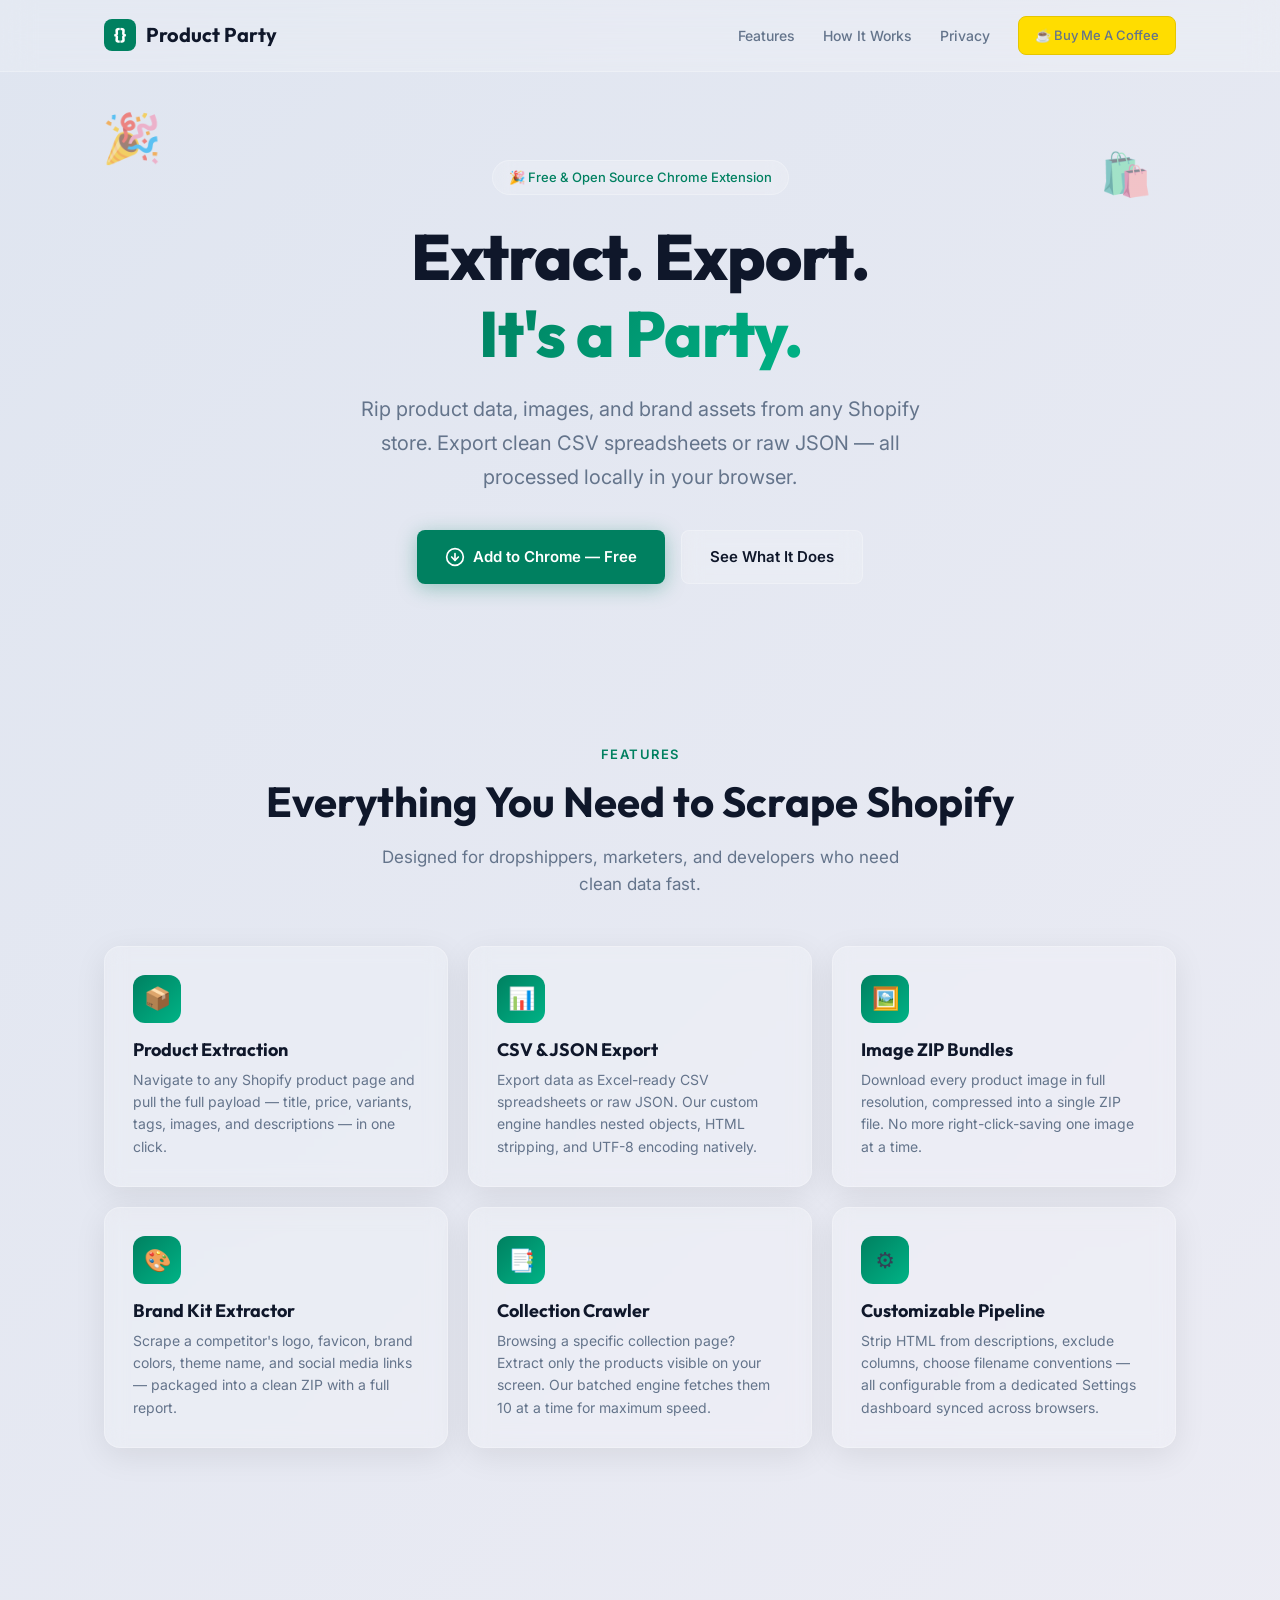
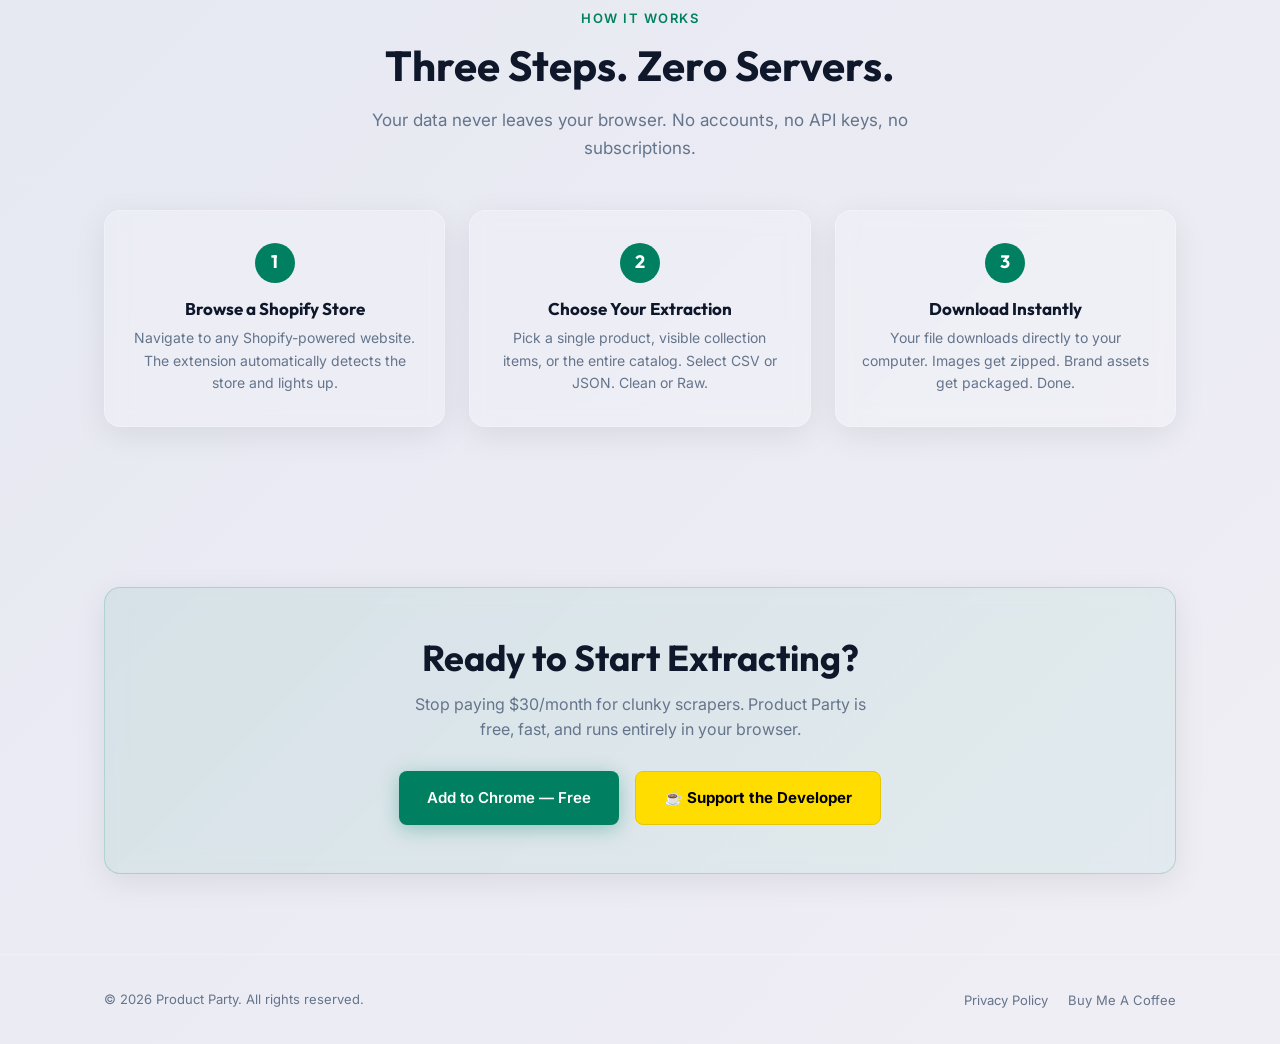
<file: index.html>
<!DOCTYPE html>
<html lang="en">
<head>
  <meta charset="UTF-8">
  <meta name="viewport" content="width=device-width, initial-scale=1.0">
  <title>Product Party — Shopify Product Scraper & CSV Extractor</title>
  <meta name="description" content="Extract product data, images, and brand assets from any Shopify store. Export to CSV or JSON with one click. 100% free, 100% local.">
  <meta property="og:title" content="Product Party — Shopify Product Scraper & CSV Extractor">
  <meta property="og:description" content="The premium Chrome extension for ripping Shopify product data, images, and brand kits into clean CSV and JSON files.">
  <meta property="og:type" content="website">
  <link rel="stylesheet" href="styles.css">
</head>
<body>

  <!-- ═══════ NAVIGATION ═══════ -->
  <nav class="nav">
    <div class="container nav-inner">
      <a href="/" class="nav-brand">
        <span class="icon-logo">{}</span>
        Product Party
      </a>
      <ul class="nav-links">
        <li><a href="#features">Features</a></li>
        <li><a href="#how-it-works">How It Works</a></li>
        <li><a href="privacy.html">Privacy</a></li>
        <li><a href="https://buymeacoffee.com/tweedy" target="_blank" class="btn btn-bmc" style="padding: 8px 16px; font-size: 13px;">☕ Buy Me A Coffee</a></li>
      </ul>
    </div>
  </nav>

  <!-- ═══════ HERO ═══════ -->
  <section class="hero">
    <div class="container">
      <div class="hero-badge">🎉 Free &amp; Open Source Chrome Extension</div>
      <h1>
        Extract. Export.<br>
        <span class="highlight">It's a Party.</span>
      </h1>
      <p class="hero-sub">
        Rip product data, images, and brand assets from any Shopify store.
        Export clean CSV spreadsheets or raw JSON — all processed locally in your browser.
      </p>
      <div class="hero-actions">
        <a href="https://chromewebstore.google.com/detail/pejoilcdhejchmplngkhciikijjbfgdg?utm_source=item-share-cb" class="btn btn-primary glass-interactive">
          <svg width="20" height="20" viewBox="0 0 24 24" fill="none" stroke="currentColor" stroke-width="2" stroke-linecap="round" stroke-linejoin="round"><circle cx="12" cy="12" r="10"></circle><polyline points="8 12 12 16 16 12"></polyline><line x1="12" y1="8" x2="12" y2="16"></line></svg>
          Add to Chrome — Free
        </a>
        <a href="#features" class="btn btn-secondary glass-interactive">
          See What It Does
        </a>
      </div>
    </div>
  </section>

  <!-- ═══════ FEATURES ═══════ -->
  <section class="features" id="features">
    <div class="container">
      <p class="section-label">Features</p>
      <h2 class="section-title">Everything You Need to Scrape Shopify</h2>
      <p class="section-desc">
        Designed for dropshippers, marketers, and developers who need clean data fast.
      </p>

      <div class="features-grid">
        <div class="glass-card feature-card glass-interactive">
          <div class="feature-icon">📦</div>
          <h3>Product Extraction</h3>
          <p>Navigate to any Shopify product page and pull the full payload — title, price, variants, tags, images, and descriptions — in one click.</p>
        </div>

        <div class="glass-card feature-card glass-interactive">
          <div class="feature-icon">📊</div>
          <h3>CSV &amp; JSON Export</h3>
          <p>Export data as Excel-ready CSV spreadsheets or raw JSON. Our custom engine handles nested objects, HTML stripping, and UTF-8 encoding natively.</p>
        </div>

        <div class="glass-card feature-card glass-interactive">
          <div class="feature-icon">🖼️</div>
          <h3>Image ZIP Bundles</h3>
          <p>Download every product image in full resolution, compressed into a single ZIP file. No more right-click-saving one image at a time.</p>
        </div>

        <div class="glass-card feature-card glass-interactive">
          <div class="feature-icon">🎨</div>
          <h3>Brand Kit Extractor</h3>
          <p>Scrape a competitor's logo, favicon, brand colors, theme name, and social media links — packaged into a clean ZIP with a full report.</p>
        </div>

        <div class="glass-card feature-card glass-interactive">
          <div class="feature-icon">📑</div>
          <h3>Collection Crawler</h3>
          <p>Browsing a specific collection page? Extract only the products visible on your screen. Our batched engine fetches them 10 at a time for maximum speed.</p>
        </div>

        <div class="glass-card feature-card glass-interactive">
          <div class="feature-icon">⚙️</div>
          <h3>Customizable Pipeline</h3>
          <p>Strip HTML from descriptions, exclude columns, choose filename conventions — all configurable from a dedicated Settings dashboard synced across browsers.</p>
        </div>
      </div>
    </div>
  </section>

  <!-- ═══════ HOW IT WORKS ═══════ -->
  <section id="how-it-works">
    <div class="container">
      <p class="section-label">How It Works</p>
      <h2 class="section-title">Three Steps. Zero Servers.</h2>
      <p class="section-desc">
        Your data never leaves your browser. No accounts, no API keys, no subscriptions.
      </p>

      <div class="steps-grid">
        <div class="glass-card step-card glass-interactive">
          <h3>Browse a Shopify Store</h3>
          <p>Navigate to any Shopify-powered website. The extension automatically detects the store and lights up.</p>
        </div>
        <div class="glass-card step-card glass-interactive">
          <h3>Choose Your Extraction</h3>
          <p>Pick a single product, visible collection items, or the entire catalog. Select CSV or JSON. Clean or Raw.</p>
        </div>
        <div class="glass-card step-card glass-interactive">
          <h3>Download Instantly</h3>
          <p>Your file downloads directly to your computer. Images get zipped. Brand assets get packaged. Done.</p>
        </div>
      </div>
    </div>
  </section>

  <!-- ═══════ CTA ═══════ -->
  <section class="cta-section">
    <div class="container">
      <div class="glass-card cta-card">
        <h2>Ready to Start Extracting?</h2>
        <p>
          Stop paying $30/month for clunky scrapers. Product Party is free, fast, and runs entirely in your browser.
        </p>
        <div class="cta-actions">
          <a href="https://chromewebstore.google.com/detail/pejoilcdhejchmplngkhciikijjbfgdg?utm_source=item-share-cb" class="btn btn-primary glass-interactive">Add to Chrome — Free</a>
          <a href="https://buymeacoffee.com/tweedy" target="_blank" class="btn btn-bmc glass-interactive">☕ Support the Developer</a>
        </div>
      </div>
    </div>
  </section>

  <!-- ═══════ FOOTER ═══════ -->
  <footer class="footer">
    <div class="container footer-inner">
      <p>&copy; 2026 Product Party. All rights reserved.</p>
      <ul class="footer-links">
        <li><a href="privacy.html">Privacy Policy</a></li>
        <li><a href="https://buymeacoffee.com/tweedy" target="_blank">Buy Me A Coffee</a></li>
      </ul>
    </div>
  </footer>

</body>
</html>
</file>
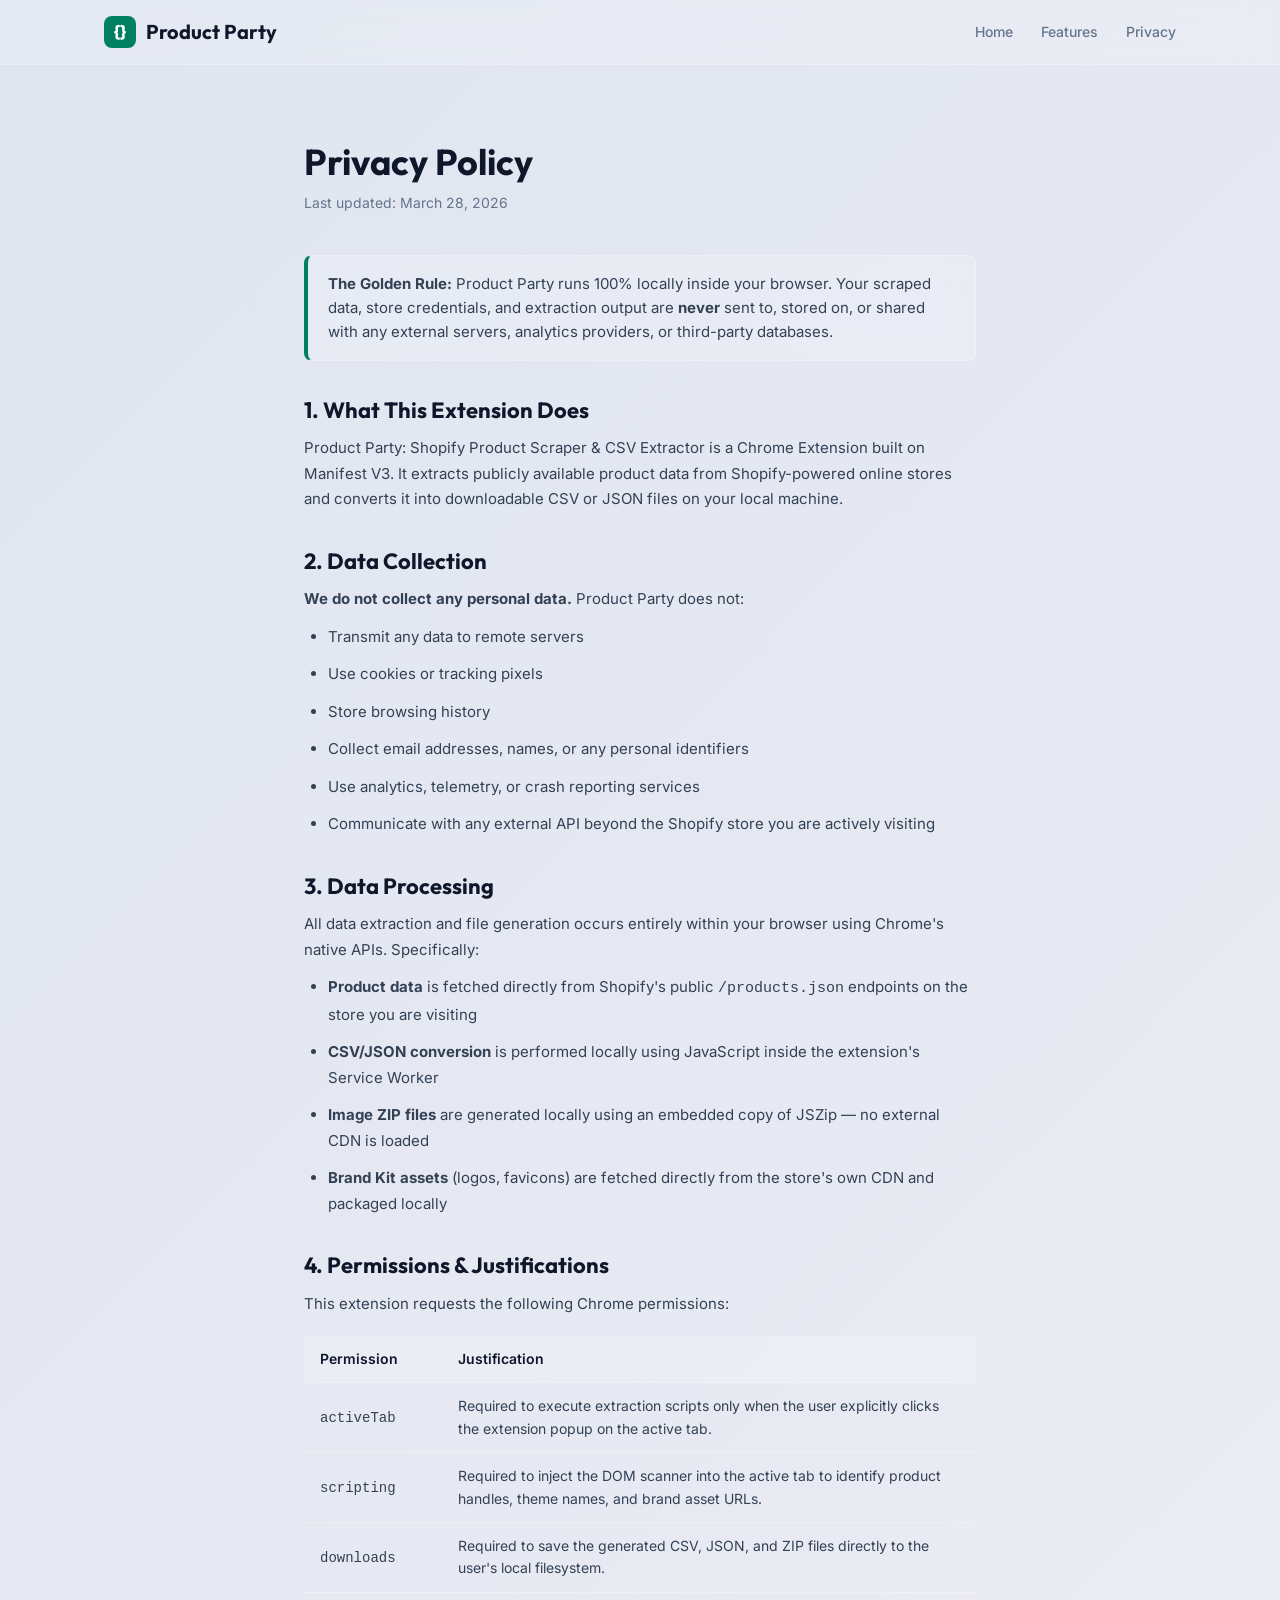
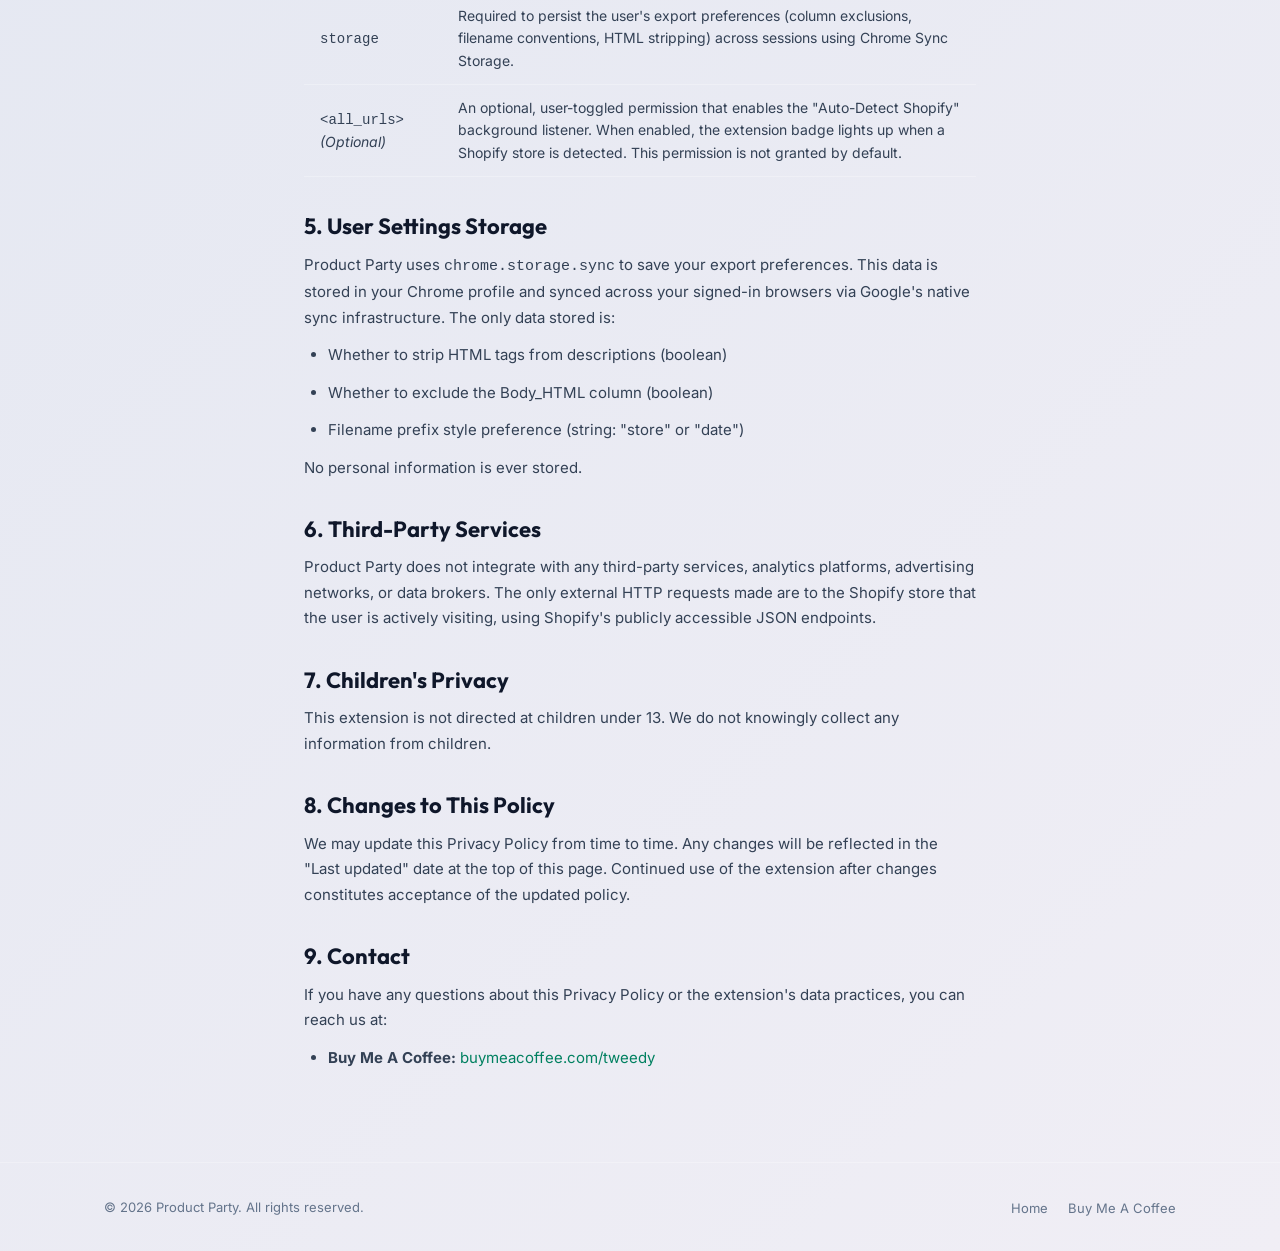
<file: privacy.html>
<!DOCTYPE html>
<html lang="en">
<head>
  <meta charset="UTF-8">
  <meta name="viewport" content="width=device-width, initial-scale=1.0">
  <title>Privacy Policy — Product Party</title>
  <meta name="description" content="Privacy Policy for Product Party: Shopify Product Scraper & CSV Extractor Chrome Extension.">
  <link rel="stylesheet" href="styles.css">
</head>
<body>

  <!-- ═══════ NAVIGATION ═══════ -->
  <nav class="nav">
    <div class="container nav-inner">
      <a href="index.html" class="nav-brand">
        <span class="icon-logo">{}</span>
        Product Party
      </a>
      <ul class="nav-links">
        <li><a href="index.html">Home</a></li>
        <li><a href="index.html#features">Features</a></li>
        <li><a href="privacy.html">Privacy</a></li>
      </ul>
    </div>
  </nav>

  <!-- ═══════ PRIVACY CONTENT ═══════ -->
  <section class="privacy-page">
    <div class="container privacy-content">
      <h1>Privacy Policy</h1>
      <p class="last-updated">Last updated: March 28, 2026</p>

      <div class="highlight-box">
        <strong>The Golden Rule:</strong> Product Party runs 100% locally inside your browser. Your scraped data, store credentials, and extraction output are <strong>never</strong> sent to, stored on, or shared with any external servers, analytics providers, or third-party databases.
      </div>

      <h2>1. What This Extension Does</h2>
      <p>
        Product Party: Shopify Product Scraper & CSV Extractor is a Chrome Extension built on Manifest V3. It extracts publicly available product data from Shopify-powered online stores and converts it into downloadable CSV or JSON files on your local machine.
      </p>

      <h2>2. Data Collection</h2>
      <p>
        <strong>We do not collect any personal data.</strong> Product Party does not:
      </p>
      <ul>
        <li>Transmit any data to remote servers</li>
        <li>Use cookies or tracking pixels</li>
        <li>Store browsing history</li>
        <li>Collect email addresses, names, or any personal identifiers</li>
        <li>Use analytics, telemetry, or crash reporting services</li>
        <li>Communicate with any external API beyond the Shopify store you are actively visiting</li>
      </ul>

      <h2>3. Data Processing</h2>
      <p>
        All data extraction and file generation occurs entirely within your browser using Chrome's native APIs. Specifically:
      </p>
      <ul>
        <li><strong>Product data</strong> is fetched directly from Shopify's public <code>/products.json</code> endpoints on the store you are visiting</li>
        <li><strong>CSV/JSON conversion</strong> is performed locally using JavaScript inside the extension's Service Worker</li>
        <li><strong>Image ZIP files</strong> are generated locally using an embedded copy of JSZip — no external CDN is loaded</li>
        <li><strong>Brand Kit assets</strong> (logos, favicons) are fetched directly from the store's own CDN and packaged locally</li>
      </ul>

      <h2>4. Permissions &amp; Justifications</h2>
      <p>This extension requests the following Chrome permissions:</p>

      <table>
        <thead>
          <tr>
            <th>Permission</th>
            <th>Justification</th>
          </tr>
        </thead>
        <tbody>
          <tr>
            <td><code>activeTab</code></td>
            <td>Required to execute extraction scripts only when the user explicitly clicks the extension popup on the active tab.</td>
          </tr>
          <tr>
            <td><code>scripting</code></td>
            <td>Required to inject the DOM scanner into the active tab to identify product handles, theme names, and brand asset URLs.</td>
          </tr>
          <tr>
            <td><code>downloads</code></td>
            <td>Required to save the generated CSV, JSON, and ZIP files directly to the user's local filesystem.</td>
          </tr>
          <tr>
            <td><code>storage</code></td>
            <td>Required to persist the user's export preferences (column exclusions, filename conventions, HTML stripping) across sessions using Chrome Sync Storage.</td>
          </tr>
          <tr>
            <td><code>&lt;all_urls&gt;</code> <em>(Optional)</em></td>
            <td>An optional, user-toggled permission that enables the "Auto-Detect Shopify" background listener. When enabled, the extension badge lights up when a Shopify store is detected. This permission is not granted by default.</td>
          </tr>
        </tbody>
      </table>

      <h2>5. User Settings Storage</h2>
      <p>
        Product Party uses <code>chrome.storage.sync</code> to save your export preferences. This data is stored in your Chrome profile and synced across your signed-in browsers via Google's native sync infrastructure. The only data stored is:
      </p>
      <ul>
        <li>Whether to strip HTML tags from descriptions (boolean)</li>
        <li>Whether to exclude the Body_HTML column (boolean)</li>
        <li>Filename prefix style preference (string: "store" or "date")</li>
      </ul>
      <p>No personal information is ever stored.</p>

      <h2>6. Third-Party Services</h2>
      <p>
        Product Party does not integrate with any third-party services, analytics platforms, advertising networks, or data brokers. The only external HTTP requests made are to the Shopify store that the user is actively visiting, using Shopify's publicly accessible JSON endpoints.
      </p>

      <h2>7. Children's Privacy</h2>
      <p>
        This extension is not directed at children under 13. We do not knowingly collect any information from children.
      </p>

      <h2>8. Changes to This Policy</h2>
      <p>
        We may update this Privacy Policy from time to time. Any changes will be reflected in the "Last updated" date at the top of this page. Continued use of the extension after changes constitutes acceptance of the updated policy.
      </p>

      <h2>9. Contact</h2>
      <p>
        If you have any questions about this Privacy Policy or the extension's data practices, you can reach us at:
      </p>
      <ul>
        <li><strong>Buy Me A Coffee:</strong> <a href="https://buymeacoffee.com/tweedy" target="_blank">buymeacoffee.com/tweedy</a></li>
      </ul>
    </div>
  </section>

  <!-- ═══════ FOOTER ═══════ -->
  <footer class="footer">
    <div class="container footer-inner">
      <p>&copy; 2026 Product Party. All rights reserved.</p>
      <ul class="footer-links">
        <li><a href="index.html">Home</a></li>
        <li><a href="https://buymeacoffee.com/tweedy" target="_blank">Buy Me A Coffee</a></li>
      </ul>
    </div>
  </footer>

</body>
</html>
</file>
<file: styles.css>
@import url('https://fonts.googleapis.com/css2?family=Inter:wght@400;500;600;700&family=Outfit:wght@600;700;800&display=swap');

/* ═══════════════════════════════════════════
   DESIGN TOKENS
   ═══════════════════════════════════════════ */
:root {
  /* Brand */
  --primary: #008060;
  --primary-hover: #005e46;
  --primary-glow: rgba(0, 128, 96, 0.35);
  --accent: #f97316;
  --accent-hover: #ea580c;

  /* Surfaces — Light */
  --bg-base: #e8ecf4;
  --bg-gradient-start: #dfe5f0;
  --bg-gradient-end: #f0eef5;
  --surface-glass: rgba(255, 255, 255, 0.18);
  --surface-glass-border: rgba(255, 255, 255, 0.25);
  --surface-glass-shadow: rgba(0, 0, 0, 0.08);
  --surface-solid: #ffffff;

  /* Text — Light */
  --text-heading: #0f172a;
  --text-body: #334155;
  --text-muted: #64748b;
  --text-on-primary: #ffffff;

  /* Misc */
  --radius-sm: 8px;
  --radius-md: 16px;
  --radius-lg: 24px;
  --blur: 10px;
  --transition: all 0.25s ease;
}

@media (prefers-color-scheme: dark) {
  :root {
    --bg-base: #0b1120;
    --bg-gradient-start: #0f172a;
    --bg-gradient-end: #1a1033;
    --surface-glass: rgba(15, 23, 42, 0.75);
    --surface-glass-border: rgba(255, 255, 255, 0.12);
    --surface-glass-shadow: rgba(0, 0, 0, 0.25);
    --surface-solid: #1e293b;
    --text-heading: #f1f5f9;
    --text-body: #cbd5e1;
    --text-muted: #94a3b8;
  }
}

/* ═══════════════════════════════════════════
   RESET & BASE
   ═══════════════════════════════════════════ */
*, *::before, *::after { box-sizing: border-box; margin: 0; padding: 0; }

html {
  scroll-behavior: smooth;
  -webkit-font-smoothing: antialiased;
  -moz-osx-font-smoothing: grayscale;
}

body {
  font-family: 'Inter', system-ui, -apple-system, sans-serif;
  background: linear-gradient(135deg, var(--bg-gradient-start), var(--bg-gradient-end));
  color: var(--text-body);
  line-height: 1.6;
  min-height: 100vh;
  overflow-x: hidden;
}

h1, h2, h3, h4 {
  font-family: 'Outfit', sans-serif;
  color: var(--text-heading);
  line-height: 1.2;
}

a { color: var(--primary); text-decoration: none; transition: var(--transition); }
a:hover { color: var(--primary-hover); }

img { max-width: 100%; height: auto; display: block; }

/* ═══════════════════════════════════════════
   GLASS COMPONENTS
   ═══════════════════════════════════════════ */
.glass-card {
  background: var(--surface-glass);
  backdrop-filter: blur(var(--blur));
  -webkit-backdrop-filter: blur(var(--blur));
  border: 1px solid var(--surface-glass-border);
  border-radius: var(--radius-md);
  box-shadow: 0 8px 32px var(--surface-glass-shadow);
  padding: 24px;
  color: var(--text-body);
  transition: var(--transition);
}

.glass-card:hover {
  box-shadow: 0 12px 40px var(--surface-glass-shadow);
  transform: translateY(-2px);
}

.glass-interactive {
  transform: translateZ(0);
}

/* ═══════════════════════════════════════════
   LAYOUT
   ═══════════════════════════════════════════ */
.container {
  max-width: 1120px;
  margin: 0 auto;
  padding: 0 24px;
}

section {
  padding: 80px 0;
}

/* ═══════════════════════════════════════════
   NAVIGATION
   ═══════════════════════════════════════════ */
.nav {
  position: fixed;
  top: 0;
  left: 0;
  right: 0;
  z-index: 100;
  padding: 16px 0;
  background: var(--surface-glass);
  backdrop-filter: blur(16px);
  -webkit-backdrop-filter: blur(16px);
  border-bottom: 1px solid var(--surface-glass-border);
  transition: var(--transition);
}

.nav-inner {
  display: flex;
  align-items: center;
  justify-content: space-between;
}

.nav-brand {
  display: flex;
  align-items: center;
  gap: 10px;
  font-family: 'Outfit', sans-serif;
  font-weight: 700;
  font-size: 20px;
  color: var(--text-heading);
}

.nav-brand .icon-logo {
  width: 32px;
  height: 32px;
  background: var(--primary);
  border-radius: var(--radius-sm);
  display: flex;
  align-items: center;
  justify-content: center;
  color: white;
  font-size: 18px;
  font-weight: 800;
}

.nav-links {
  display: flex;
  align-items: center;
  gap: 28px;
  list-style: none;
}

.nav-links a {
  font-size: 14px;
  font-weight: 500;
  color: var(--text-muted);
}
.nav-links a:hover { color: var(--text-heading); }

@media (max-width: 640px) {
  .nav-links { display: none; }
}

/* ═══════════════════════════════════════════
   BUTTONS
   ═══════════════════════════════════════════ */
.btn {
  display: inline-flex;
  align-items: center;
  justify-content: center;
  gap: 8px;
  padding: 14px 28px;
  border-radius: var(--radius-sm);
  font-family: 'Inter', sans-serif;
  font-size: 15px;
  font-weight: 600;
  border: none;
  cursor: pointer;
  transition: var(--transition);
  text-decoration: none;
}

.btn-primary {
  background: var(--primary);
  color: var(--text-on-primary);
  box-shadow: 0 4px 20px var(--primary-glow);
}
.btn-primary:hover {
  background: var(--primary-hover);
  transform: translateY(-1px);
  box-shadow: 0 6px 28px var(--primary-glow);
  color: var(--text-on-primary);
}

.btn-secondary {
  background: var(--surface-glass);
  backdrop-filter: blur(var(--blur));
  -webkit-backdrop-filter: blur(var(--blur));
  border: 1px solid var(--surface-glass-border);
  color: var(--text-heading);
}
.btn-secondary:hover {
  background: var(--surface-solid);
  transform: translateY(-1px);
  color: var(--text-heading);
}

.btn-bmc {
  background: #ffdd00;
  color: #000;
  border: 1px solid #e5c600;
  font-weight: 700;
}
.btn-bmc:hover {
  background: #ffea00;
  transform: translateY(-1px);
  color: #000;
}

/* ═══════════════════════════════════════════
   HERO
   ═══════════════════════════════════════════ */
.hero {
  padding: 160px 0 100px;
  text-align: center;
  position: relative;
  overflow: hidden;
}

.hero::before {
  content: '🎉';
  position: absolute;
  top: 100px;
  left: 8%;
  font-size: 48px;
  animation: float 6s ease-in-out infinite;
  opacity: 0.6;
}
.hero::after {
  content: '🛍️';
  position: absolute;
  top: 140px;
  right: 10%;
  font-size: 42px;
  animation: float 5s ease-in-out infinite 1s;
  opacity: 0.5;
}

@keyframes float {
  0%, 100% { transform: translateY(0) rotate(0deg); }
  50% { transform: translateY(-20px) rotate(5deg); }
}

.hero-badge {
  display: inline-flex;
  align-items: center;
  gap: 6px;
  padding: 6px 16px;
  border-radius: 100px;
  background: var(--surface-glass);
  backdrop-filter: blur(var(--blur));
  -webkit-backdrop-filter: blur(var(--blur));
  border: 1px solid var(--surface-glass-border);
  font-size: 13px;
  font-weight: 500;
  color: var(--primary);
  margin-bottom: 24px;
}

.hero h1 {
  font-size: clamp(36px, 6vw, 64px);
  font-weight: 800;
  margin-bottom: 20px;
  letter-spacing: -1px;
}

.hero h1 .highlight {
  background: linear-gradient(135deg, var(--primary), #00b386);
  -webkit-background-clip: text;
  -webkit-text-fill-color: transparent;
  background-clip: text;
}

.hero-sub {
  font-size: clamp(16px, 2.5vw, 20px);
  color: var(--text-muted);
  max-width: 600px;
  margin: 0 auto 36px;
  line-height: 1.7;
}

.hero-actions {
  display: flex;
  gap: 16px;
  justify-content: center;
  flex-wrap: wrap;
}

/* ═══════════════════════════════════════════
   FEATURES GRID
   ═══════════════════════════════════════════ */
.features {
  padding: 60px 0 80px;
}

.section-label {
  text-align: center;
  font-size: 13px;
  font-weight: 600;
  text-transform: uppercase;
  letter-spacing: 1.5px;
  color: var(--primary);
  margin-bottom: 12px;
}

.section-title {
  text-align: center;
  font-size: clamp(28px, 4vw, 42px);
  font-weight: 700;
  margin-bottom: 16px;
}

.section-desc {
  text-align: center;
  font-size: 17px;
  color: var(--text-muted);
  max-width: 560px;
  margin: 0 auto 48px;
}

.features-grid {
  display: grid;
  grid-template-columns: repeat(auto-fit, minmax(280px, 1fr));
  gap: 20px;
}

.feature-card {
  padding: 28px;
}

.feature-icon {
  width: 48px;
  height: 48px;
  border-radius: 12px;
  background: linear-gradient(135deg, var(--primary), #00b386);
  display: flex;
  align-items: center;
  justify-content: center;
  font-size: 22px;
  margin-bottom: 16px;
}

.feature-card h3 {
  font-size: 18px;
  font-weight: 700;
  margin-bottom: 8px;
}

.feature-card p {
  font-size: 14px;
  color: var(--text-muted);
  line-height: 1.6;
}

/* ═══════════════════════════════════════════
   HOW IT WORKS
   ═══════════════════════════════════════════ */
.steps-grid {
  display: grid;
  grid-template-columns: repeat(auto-fit, minmax(240px, 1fr));
  gap: 24px;
  counter-reset: steps;
}

.step-card {
  text-align: center;
  padding: 32px 24px;
  counter-increment: steps;
}

.step-card::before {
  content: counter(steps);
  display: inline-flex;
  align-items: center;
  justify-content: center;
  width: 40px;
  height: 40px;
  border-radius: 50%;
  background: var(--primary);
  color: white;
  font-family: 'Outfit', sans-serif;
  font-weight: 700;
  font-size: 18px;
  margin-bottom: 16px;
}

.step-card h3 {
  font-size: 17px;
  font-weight: 700;
  margin-bottom: 8px;
}

.step-card p {
  font-size: 14px;
  color: var(--text-muted);
}

/* ═══════════════════════════════════════════
   CTA SECTION
   ═══════════════════════════════════════════ */
.cta-section {
  text-align: center;
  padding: 80px 0;
}

.cta-card {
  padding: 48px;
  text-align: center;
  background: linear-gradient(135deg, rgba(0, 128, 96, 0.08), rgba(0, 179, 134, 0.05));
  border: 1px solid rgba(0, 128, 96, 0.2);
}

.cta-card h2 {
  font-size: clamp(24px, 3.5vw, 36px);
  margin-bottom: 12px;
}

.cta-card p {
  font-size: 16px;
  color: var(--text-muted);
  margin-bottom: 28px;
  max-width: 480px;
  margin-left: auto;
  margin-right: auto;
}

.cta-actions {
  display: flex;
  gap: 16px;
  justify-content: center;
  flex-wrap: wrap;
}

/* ═══════════════════════════════════════════
   FOOTER
   ═══════════════════════════════════════════ */
.footer {
  padding: 32px 0;
  text-align: center;
  border-top: 1px solid var(--surface-glass-border);
}

.footer-inner {
  display: flex;
  align-items: center;
  justify-content: space-between;
  flex-wrap: wrap;
  gap: 16px;
}

.footer p {
  font-size: 13px;
  color: var(--text-muted);
}

.footer-links {
  display: flex;
  gap: 20px;
  list-style: none;
}

.footer-links a {
  font-size: 13px;
  color: var(--text-muted);
}
.footer-links a:hover { color: var(--text-heading); }

/* ═══════════════════════════════════════════
   PRIVACY PAGE
   ═══════════════════════════════════════════ */
.privacy-page {
  padding: 140px 0 80px;
}

.privacy-content {
  max-width: 720px;
  margin: 0 auto;
}

.privacy-content h1 {
  font-size: 36px;
  margin-bottom: 8px;
}

.privacy-content .last-updated {
  font-size: 14px;
  color: var(--text-muted);
  margin-bottom: 40px;
}

.privacy-content h2 {
  font-size: 22px;
  margin-top: 36px;
  margin-bottom: 12px;
}

.privacy-content p,
.privacy-content li {
  font-size: 15px;
  color: var(--text-body);
  line-height: 1.7;
  margin-bottom: 12px;
}

.privacy-content ul {
  padding-left: 24px;
  margin-bottom: 12px;
}

.privacy-content .highlight-box {
  background: var(--surface-glass);
  backdrop-filter: blur(var(--blur));
  -webkit-backdrop-filter: blur(var(--blur));
  border: 1px solid var(--surface-glass-border);
  border-left: 4px solid var(--primary);
  border-radius: var(--radius-sm);
  padding: 16px 20px;
  margin: 24px 0;
  font-size: 15px;
}

.privacy-content table {
  width: 100%;
  border-collapse: collapse;
  margin: 20px 0;
  font-size: 14px;
}

.privacy-content th,
.privacy-content td {
  text-align: left;
  padding: 12px 16px;
  border-bottom: 1px solid var(--surface-glass-border);
}

.privacy-content th {
  font-weight: 600;
  color: var(--text-heading);
  background: var(--surface-glass);
}

/* ═══════════════════════════════════════════
   RESPONSIVE
   ═══════════════════════════════════════════ */
@media (max-width: 768px) {
  section { padding: 60px 0; }
  .hero { padding: 120px 0 60px; }
  .hero::before, .hero::after { display: none; }
  .cta-card { padding: 32px 20px; }
  .footer-inner { flex-direction: column; text-align: center; }
}
</file>
